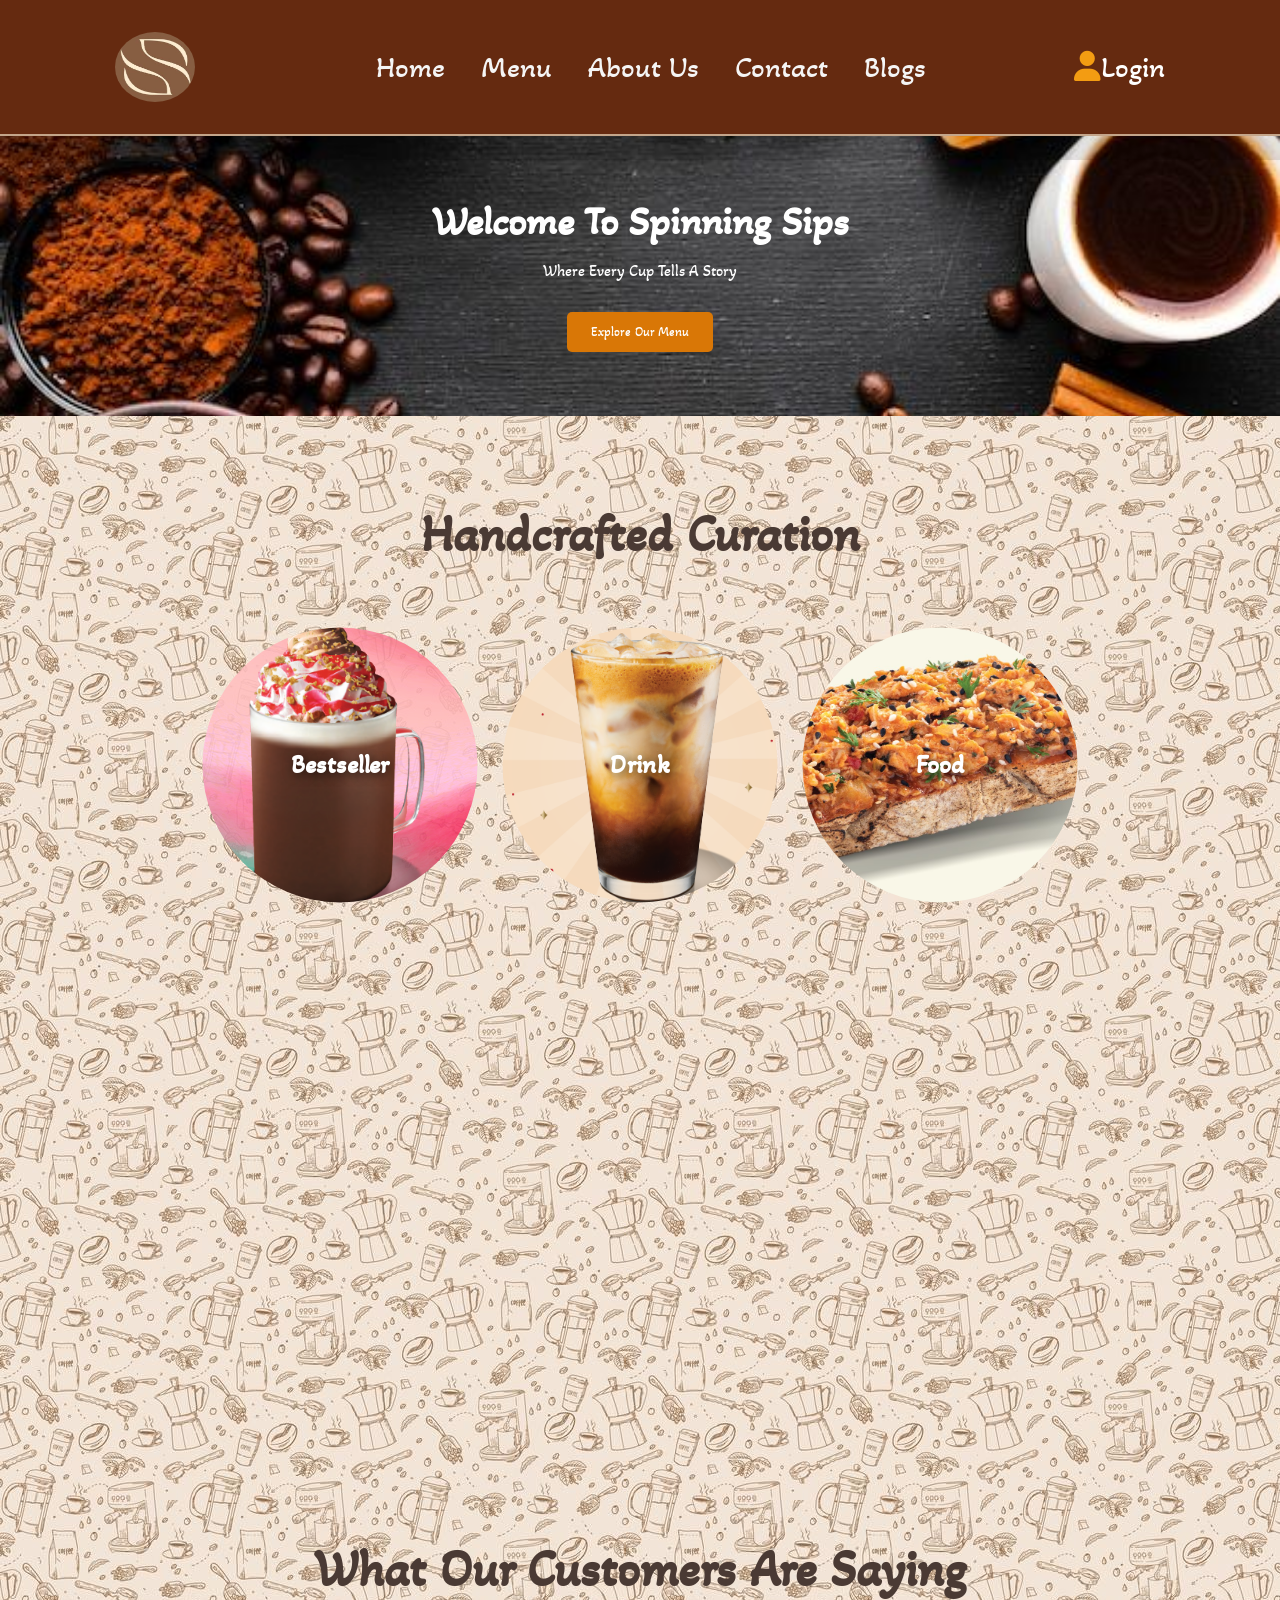
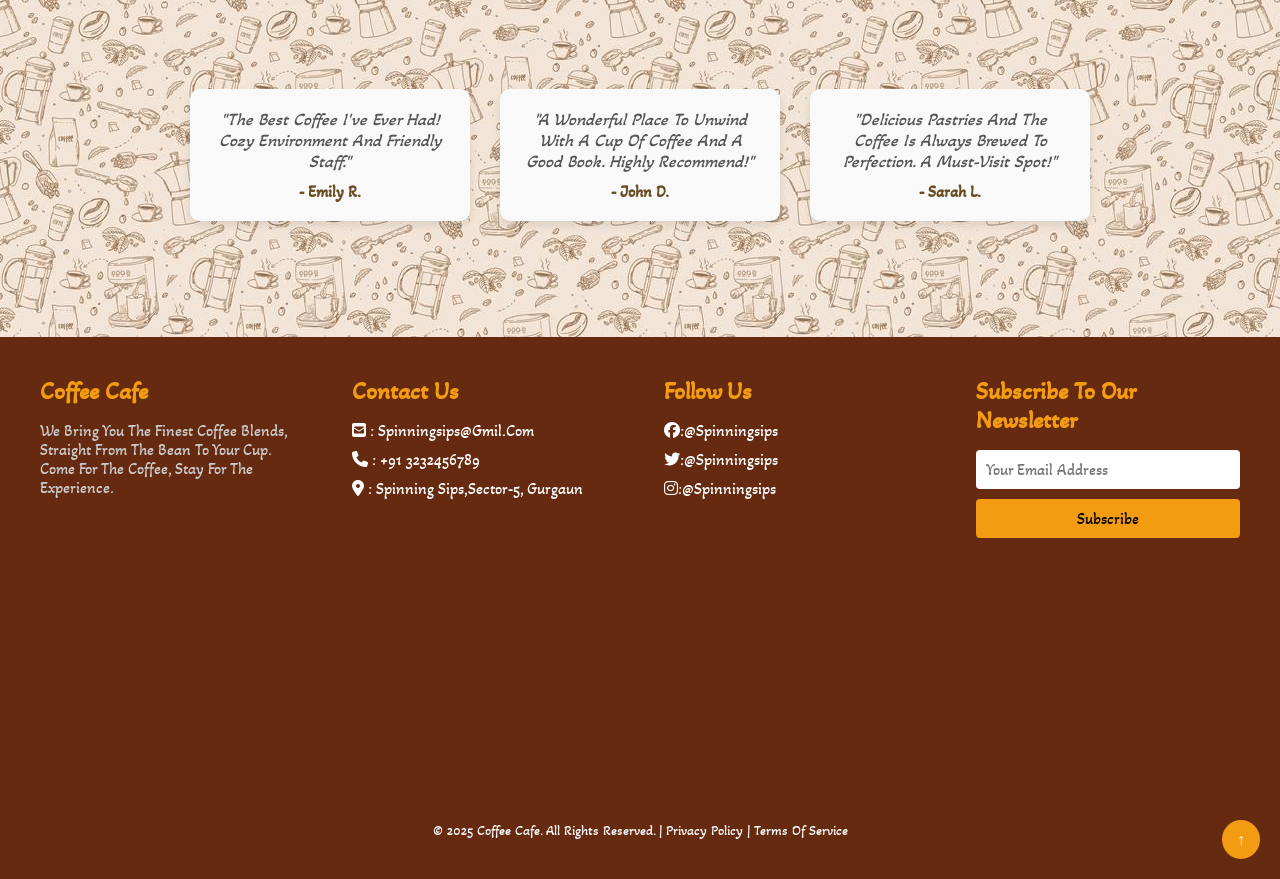
<file: index.html>
<!DOCTYPE html>
<html lang="en">
<head>
    <meta charset="UTF-8">
    <meta name="viewport" content="width=device-width, initial-scale=1.0">
    <title>COFFEE CAFE</title>
    <link rel="stylesheet" href="https://cdnjs.cloudflare.com/ajax/libs/font-awesome/6.7.2/css/all.min.css" integrity="sha512-Evv84Mr4kqVGRNSgIGL/F/aIDqQb7xQ2vcrdIwxfjThSH8CSR7PBEakCr51Ck+w+/U6swU2Im1vVX0SVk9ABhg==" crossorigin="anonymous" referrerpolicy="no-referrer" />
    <link rel="stylesheet" href="style.css">
    <link rel="preconnect" href="https://fonts.googleapis.com">
    <link rel="preconnect" href="https://fonts.gstatic.com" crossorigin>
    <link href="https://fonts.googleapis.com/css2?family=Akaya+Kanadaka&display=swap" rel="stylesheet">
</head>
<body>
    
<!--header-->
    <header class="header">
       <!-- <a href="#" class="logo"><i class="fa-solid fa-mug-saucer"></i></a>-->
       <img src="logo.jpg" alt="Website Logo" class="logo">

        <nav class="navbar">
            <a href="#home">home</a>
            <a href="bestseller.html">Menu</a>
            <a href="about_us.html">about us</a>
            <a href="contect.html">contact</a>
            <a href="blog.html">blogs</a>
        </nav>

        <a href="login.html" class="login"><i class="fa-solid fa-user"></i>login</a>
    </header>

    <br><br><br><br><br><br><br>
    <section id="hero">
        <h2>Welcome to Spinning Sips</h2>
        <p>Where every cup tells a story</p>
        <a href="bestseller.html"> <button class="btn">Explore Our Menu</button></a>
    </section>

    <br><br>
<!--HANDCRAFTED CURATION-->
    <h1>Handcrafted Curation</h1>
    <br><br><br><br>

    <div class="image-container">    
        <div class="circle-container">
            <a href="bestseller.html"> <img src="drink\crunchy_red_hat_mocha_latte.webp" alt="Coffee Image 1"></a>
            <div class="text">Bestseller</div>
        </div>
        <div class="circle-container">
            <a href="order.html"><img src="drink\classic_iced_coffee.webp" alt="Coffee Image 2"></a>
            <div class="text">Drink</div>
        </div>
        <div class="circle-container">
            <a href="food.html"><img src="food\Bake_In_Sriracha_Chicken_Sourdough_SW.webp" alt="Coffee Image 3"></a>
            <div class="text">Food</div>
        </div>
    </div>

<br><br><br><br><br><br>

<!--Parallax-->
  <section class="parallax"></section>


<br><br><br><br><br>
<!--testimonial-->
    <div class="testimonial-section">
        <h2 class="testimonial-heading">What Our Customers Are Saying<br><br></h2>
        <div class="testimonial-container">
            <div class="testimonial">
                <p class="testimonial-quote">"The best coffee I've ever had! Cozy environment and friendly staff."</p>
                <p class="testimonial-author">- Emily R.</p>
            </div>
            <div class="testimonial">
                <p class="testimonial-quote">"A wonderful place to unwind with a cup of coffee and a good book. Highly recommend!"</p>
                <p class="testimonial-author">- John D.</p>
             </div>
            <div class="testimonial">
                <p class="testimonial-quote">"Delicious pastries and the coffee is always brewed to perfection. A must-visit spot!"</p>
                <p class="testimonial-author">- Sarah L.</p>
            </div>
        </div>
    </div>



<br><br><br><br> 


<!-- Footer -->
    <footer>
        <div class="footer-container">
            <!-- About Section -->
            <div class="footer-section about">
                <h3>Coffee Cafe</h3>
                <p>We bring you the finest coffee blends, straight from the bean to your cup. Come for the coffee, stay for the experience.</p>
            </div>

            <!-- Contact Information -->
            <div class="footer-section contact">
                <h3>Contact Us</h3>
                <ul>
                    <li><i class="fa-solid fa-square-envelope"></i> : spinningsips@gmil.com</li>
                    <li><i class="fa-solid fa-phone"></i> : +91 3232456789</li>
                    <li><i class="fa-solid fa-location-dot"></i> : Spinning Sips,Sector-5, Gurgaun </li>
                </ul>
            </div>

            <!-- Social Media Links -->
            <div class="footer-section social">
                <h3>Follow Us</h3>
                <ul>
                    <li><a href="https://facebook.com" target="_blank"><i class="fa-brands fa-facebook"></i>:@Spinningsips</a></li>
                    <li><a href="https://twitter.com" target="_blank"><i class="fa-brands fa-twitter"></i>:@Spinningsips</a></li>
                    <li><a href="https://instagram.com" target="_blank"><i class="fa-brands fa-instagram"></i>:@Spinningsips</a></li>
                    
                </ul>
            </div>

            <!-- Newsletter Subscription -->
            <div class="footer-section newsletter">
                <h3>Subscribe to our Newsletter</h3>
                <form action="#" method="post">
                    <input type="email" placeholder="Your email address" required>
                    <button type="submit">Subscribe</button>
                </form>
            </div>
        </div>

        <!-- Google Maps Embed -->
        <iframe class="google-maps" src="https://www.google.com/maps/embed?pb=!1m18!1m12!1m3!1d3582.745980585228!2d74.32723747520734!3d26.107209477136468!2m3!1f0!2f0!3f0!3m2!1i1024!2i768!4f13.1!3m3!1m2!1s0x396971000b7d6835%3A0xd517777875eb3733!2sJMB%20jeneral%20and%20kirana%20Store!5e0!3m2!1sen!2sin!4v1772945050862!5m2!1sen!2sin" width="600" height="450" style="border:0;" allowfullscreen="" loading="lazy" referrerpolicy="no-referrer-when-downgrade"></iframe>

        <div class="footer-bottom">
            <p>&copy; 2025 Coffee Cafe. All Rights Reserved. | <a href="#">Privacy Policy</a> | <a href="#">Terms of Service</a></p>
        </div>
        <button class="back-to-top" onclick="scrollToTop()">↑</button>
    </footer>

    <script>
        // Scroll to Top Function
        function scrollToTop() {
            window.scrollTo({
                top: 0,
                behavior: 'smooth'
            });
        }    
    </script>
</body>
</html>
</file>
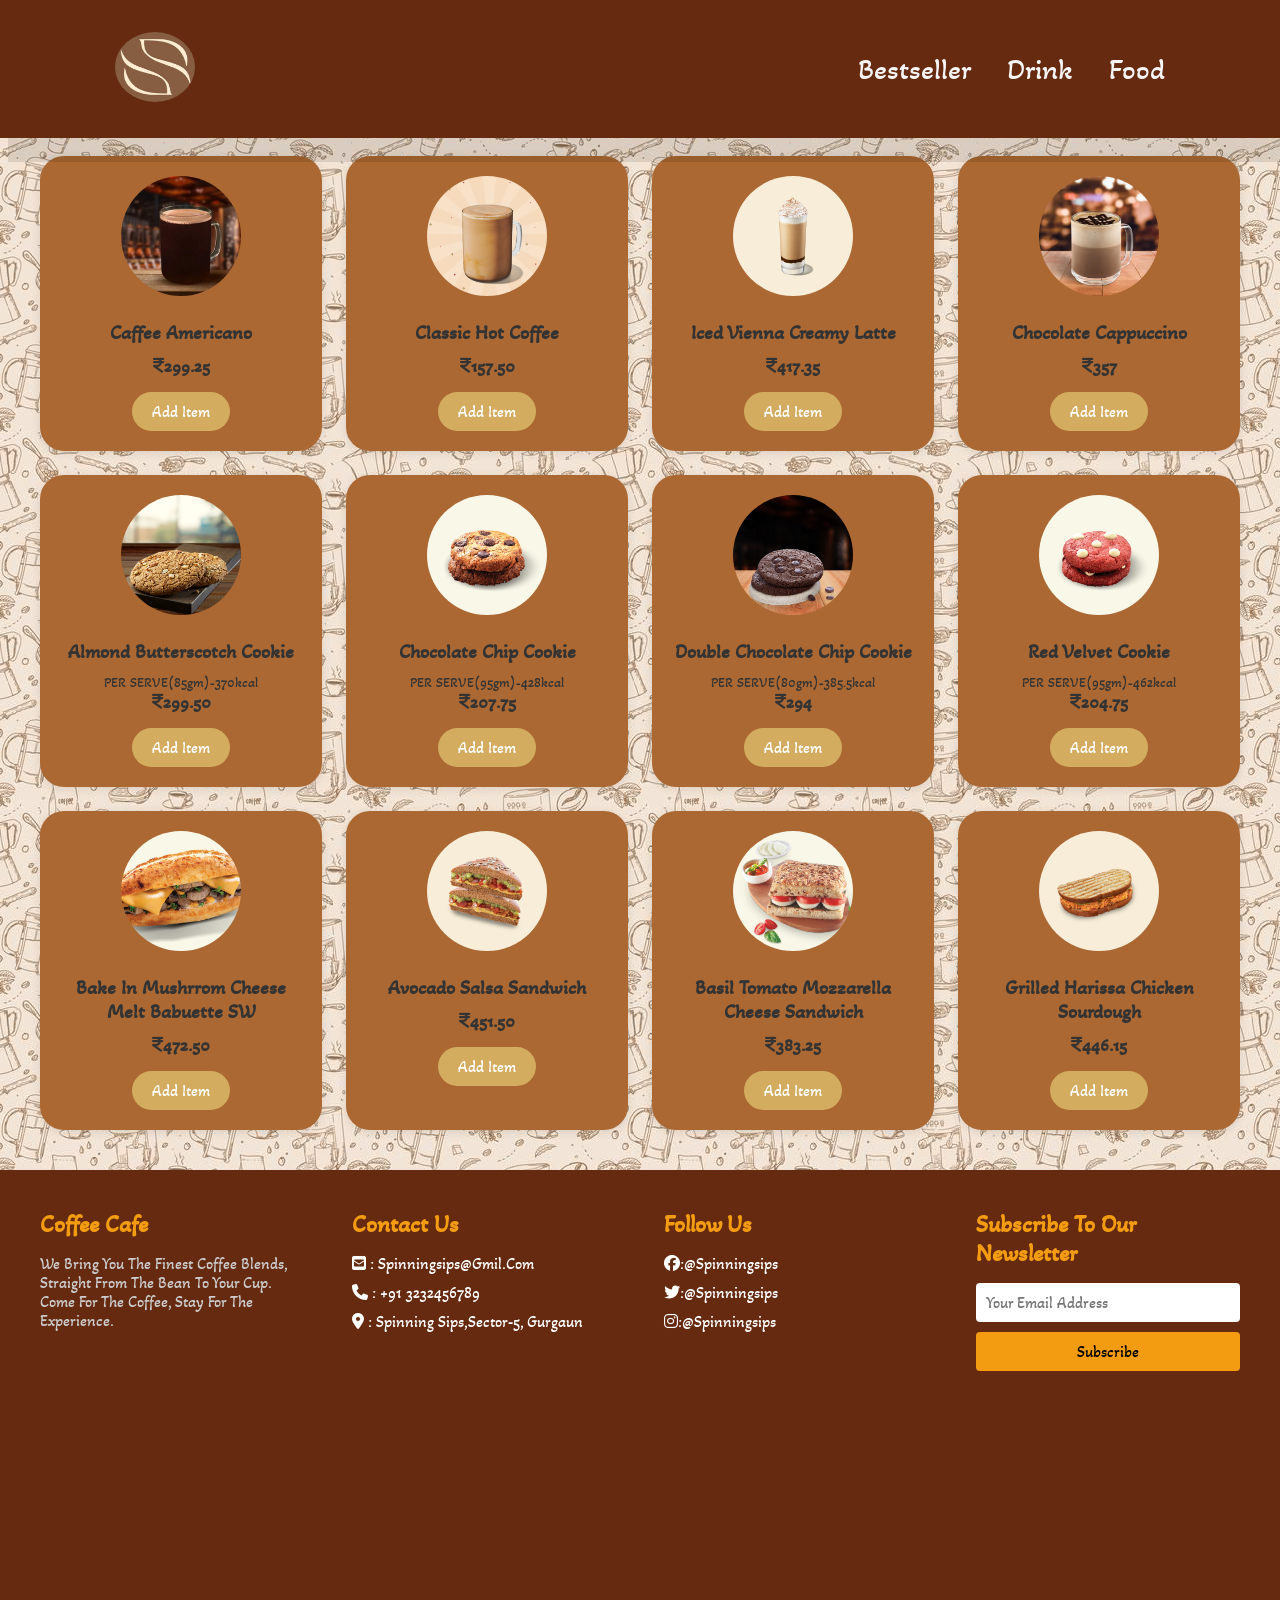
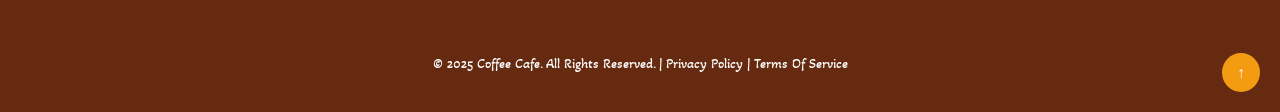
<file: bestseller.html>
<!DOCTYPE html>
<html lang="en">
<head>
    <meta charset="UTF-8">
    <meta name="viewport" content="width=device-width, initial-scale=1.0">
    <title>bestseller</title>
    <link rel="stylesheet" href="https://cdnjs.cloudflare.com/ajax/libs/font-awesome/6.7.2/css/all.min.css" integrity="sha512-Evv84Mr4kqVGRNSgIGL/F/aIDqQb7xQ2vcrdIwxfjThSH8CSR7PBEakCr51Ck+w+/U6swU2Im1vVX0SVk9ABhg==" crossorigin="anonymous" referrerpolicy="no-referrer" />
    <link rel="preconnect" href="https://fonts.googleapis.com">
    <link rel="preconnect" href="https://fonts.gstatic.com" crossorigin>
    <link href="https://fonts.googleapis.com/css2?family=Akaya+Kanadaka&display=swap" rel="stylesheet">
    <style>
        *{
            font-family:"Akaya Kanadaka", serif;
            margin: 0;padding: 0;
            box-sizing: border-box;
            outline: none;border: none;
            text-transform: capitalize;
            transition: all.2s ease-out;
            text-decoration: none;
        }
         body {
            font-family: Arial, sans-serif;
            margin: 0;
            padding: 0;
            background-image: url("back3.jpg");
        }
        .header
        {
            padding: 2rem 9%;
            position: fixed;
            top: 0; left: 0; right: 0;
            z-index: 1000;
            box-shadow: 0.5rem 1.5rem rgba(0,0,0,.1);
            display: flex;
            align-items: center;
            justify-content: space-between;
            background: #652a10;
        }
        .logo {
            width: 80px;
            height: 70px;
            border-radius: 50%;
        }
        .navbar a
        {
            font-size: 1.9rem;
            color:whitesmoke;
            margin-left: 2rem;
        
        }
        .navbar a:hover{
            color: #f39c12;
            background-color: transparent;
            border-radius: 1.5rem;
            /* box-shadow: 0 0 8px #00ff99, 0 0 15px #00ff99, 0 0 20px #00ff99;*/
            padding-left: 40px;
            transform: scale(1.05);
        }
        @keyframes fadeInUp {
            0% {
                opacity: 0;
                transform: translateY(20px);
            }
            100% {
                opacity: 1;
                transform: translateY(0);
            }
        }
        /* Animation for button hover */
        @keyframes pulse {
            0% {
                transform: scale(1);
            }
            50% {
                transform: scale(1.1);
            }
            100% {
                transform: scale(1);
            }
        }

        .menu {
            display: grid;
            grid-template-columns: repeat(auto-fill, minmax(280px, 1fr)); 
            gap: 1.5rem;
            padding: 40px;
            justify-content: center;
            margin-top: 80px;
        }

        .menu-box {
            background: #AB6832;
            padding: 20px;
            border-radius: 1.5rem;
            display: flex;
            flex-direction: column;
            align-items: center;
            box-shadow: 0 2px 10px rgba(0, 0, 0, 0.1); 
            transition: transform 0.3s ease;
            animation: fadeInUp 0.6s ease-out;
        }

        .menu-box:hover {
            transform: scale(1.05); 
        }

        .menu-box img {
            width: 120px;  
            height: 120px; 
            border-radius: 50%; /* Makes the image round */
            object-fit: cover; 
            margin-bottom: 15px;
        }

        .menu-box h1 {
            font-size: 1.25rem; 
            font-weight: bold;
            margin: 10px 0;
            color: #333;
            text-align: center;
        }
        .menu-box h2{
            font-size: 0.85rem;
            font-weight: 100;
            color: #333;
            text-align: center;
        }

        .menu-info span {
            font-size: 1.125rem;
            font-weight: bold;
            color: #333;
        }
        .add-item-btn {
            background-color: #D3AC5F;
            color: #fff;
            border: none;
            padding: 10px 20px;
            font-size: 1rem;
            border-radius: 25px;
            cursor: pointer;
            margin-top: 15px;
            transition: background-color 0.3s ease;
        }

        .add-item-btn:hover {
            animation: pluse 0.6s infinite;
            background-color: #e59c0c;
        }

        @media (max-width: 768px) {
            .menu {
                padding: 20px;
            }

            .menu-box {
                padding: 15px;
            }

            .menu-box h1 {
                font-size: 1.125rem;
            }
        }
        /* footer */
footer {
    position: relative;
    background-color: #652a10;
    color: #fff;
    padding: 40px 0;
}

.footer-container {
    display: flex;
    justify-content: space-between;
    max-width: 1200px;
    margin: 0 auto;
    flex-wrap: wrap;
}

.footer-section {
    width: 22%;
    margin-bottom: 30px;
}

.footer-section h3 {
    font-size: 24px;
    margin-bottom: 15px;
    color: #f39c12;
}

.footer-section p {
    font-size: 16px;
    color: #ccc;
}

.footer-section ul {
    list-style-type: none;
}

.footer-section ul li {
    margin-bottom: 10px;
}

.footer-section ul li a {
    color: #fff;
    text-decoration: none;
}

.footer-section ul li a:hover {
    color: #f39c12;
}

.footer-section form {
    display: flex;
    flex-direction: column;
}

.footer-section form input {
    padding: 10px;
    margin-bottom: 10px;
    border: none;
    border-radius: 4px;
    font-size: 16px;
}

.footer-section form button {
    padding: 10px;
    background-color: #f39c12;
    border: none;
    border-radius: 4px;
    font-size: 16px;
    cursor: pointer;
    transition: background-color 0.3s ease;
}

.footer-section form button:hover {
    background-color: #e67e22;
}

/* Google Maps Embed Section */
.google-maps {
    width: 100%;
    height: 200px;
    margin-top: 20px;
    border: 0;
}

/* Footer Bottom */
.footer-bottom {
    text-align: center;
    margin-top: 30px;
    font-size: 14px;
}

.footer-bottom a {
    color: #fff;
    text-decoration: none;
}

.footer-bottom a:hover {
    color: #f39c12;
}
.back-to-top {
    position: absolute;
    bottom: 20px;
    right: 20px;
    background-color: #f39c12;
    color: white;
    border: none;
    padding: 10px 15px;
    font-size: 16px;
    border-radius: 50%;
    cursor: pointer;
    transition: background-color 0.3s;
}

@media (max-width: 768px) {
    .footer-container {
        flex-direction: column;
        align-items: center;
    }

    .footer-section {
        width: 80%;
        text-align: center;
    }

    .footer-bottom {
        font-size: 12px;
    }
}
    </style>
</head>
<body>
    <header class="header">
        <a href="index.html"><img src="logo.jpg" alt="Website Logo" class="logo"></a>
        <nav class="navbar">
            <a href="bestseller.html">bestseller</a>
            <a href="order.html">drink</a>
            <a href="food.html">food</a>
        </nav>    
    </header>


<br><br>

    <div class="menu">
        <div class="menu-box">
            <img src="drink\Caffee_Americano.webp" alt="">
            <h1>Caffee Americano</h1>
            <div class="menu-info">
                <span><i class="fa-solid fa-indian-rupee-sign"></i>299.25</span>
            </div>
            <button class="add-item-btn">Add Item</button>
        </div>
        <div class="menu-box">
            <img src="drink\classic_hot_coffee.webp" alt="">
            <h1>classic Hot Coffee</h1>
            <div class="menu-info">
                <span><i class="fa-solid fa-indian-rupee-sign"></i>157.50</span>
            </div>
            <button class="add-item-btn">Add Item</button>
        </div>
        <div class="menu-box">
            <img src="drink\iced_vienna_creamy_latte.webp" alt="">
            <h1>Iced Vienna Creamy Latte</h1>
            <div class="menu-info">
                <span><i class="fa-solid fa-indian-rupee-sign"></i>417.35</span>
            </div>
            <button class="add-item-btn">Add Item</button>
        </div>
        <div class="menu-box">
            <img src="drink\Chocolate_Cappuccino.webp" alt="">
            <h1>Chocolate Cappuccino</h1>
            <div class="menu-info">
                <span><i class="fa-solid fa-indian-rupee-sign"></i>357</span>
            </div>
            <button class="add-item-btn">Add Item</button>
        </div>
        <div class="menu-box">
            <img src="food\almond_butterscotch_cookie.jpg" alt="">
            <h1>Almond Butterscotch Cookie</h1>
            <h2>PER SERVE(85gm)-370kcal</h2>
            <div class="menu-info">
                <span><i class="fa-solid fa-indian-rupee-sign"></i>299.50</span>
            </div>
            <button class="add-item-btn">Add Item</button>
        </div>
        
            <div class="menu-box">
                <img src="food\chocolate_chip_cookie.jpg" alt="">
                <h1>Chocolate Chip Cookie</h1>
                <h2>PER SERVE(95gm)-428kcal</h2>
                <div class="menu-info">
                    <span><i class="fa-solid fa-indian-rupee-sign"></i>207.75</span>
                </div>
                <button class="add-item-btn">Add Item</button>
            </div>
            <div class="menu-box">
                <img src="food\double_chocolate_chip_cookie.jpg" alt="">
                <h1>Double Chocolate Chip Cookie</h1>
                <h2>PER SERVE(80gm)-385.5kcal</h2>
                <div class="menu-info">
                    <span><i class="fa-solid fa-indian-rupee-sign"></i>294</span>
                </div>
                <button class="add-item-btn">Add Item</button>
            </div>
            <div class="menu-box">
                <img src="food\Red_Velvet_cookie.png" alt="">
                <h1>Red Velvet Cookie</h1>
                <h2>PER SERVE(95gm)-462kcal</h2>
                <div class="menu-info">
                    <span><i class="fa-solid fa-indian-rupee-sign"></i>204.75</span>
                </div>
                <button class="add-item-btn">Add Item</button>
            </div>
            
        <div class="menu-box">
            <img src="food\Bake_In_Mushrrom_Cheese_Melt_Babuette_SW.webp" alt="">
            <h1>Bake In Mushrrom Cheese Melt Babuette SW</h1>
            <div class="menu-info">
                <span><i class="fa-solid fa-indian-rupee-sign"></i>472.50</span>
            </div>
            <button class="add-item-btn">Add Item</button>
        </div>
        
            <div class="menu-box">
                <img src="food\Avocado_Salsa_Sandwich.webp" alt="">
                <h1>Avocado Salsa Sandwich</h1>
                <div class="menu-info">
                    <span><i class="fa-solid fa-indian-rupee-sign"></i>451.50</span>
                </div>
                <button class="add-item-btn">Add Item</button>
            </div>
            <div class="menu-box">
                <img src="food\Basil_Tomato_Mozzarella_Cheese_Sandwich.webp" alt="">
                <h1>Basil Tomato Mozzarella Cheese Sandwich</h1>
                <div class="menu-info">
                    <span><i class="fa-solid fa-indian-rupee-sign"></i>383.25</span>
                </div>
                <button class="add-item-btn">Add Item</button>
            </div>
            <div class="menu-box">
                <img src="food\Grilled_Harissa_Chicken_Sourdough.webp" alt="">
                <h1>Grilled Harissa Chicken Sourdough</h1>
                <div class="menu-info">
                    <span><i class="fa-solid fa-indian-rupee-sign"></i>446.15</span>
                </div>
                <button class="add-item-btn">Add Item</button>
            </div>
            
    </div>
    <!-- Footer -->
    <footer>
        <div class="footer-container">
            <!-- About Section -->
            <div class="footer-section about">
                <h3>Coffee Cafe</h3>
                <p>We bring you the finest coffee blends, straight from the bean to your cup. Come for the coffee, stay for the experience.</p>
            </div>

            <!-- Contact Information -->
            <div class="footer-section contact">
                <h3>Contact Us</h3>
                <ul>
                    <li><i class="fa-solid fa-square-envelope"></i> : spinningsips@gmil.com</li>
                    <li><i class="fa-solid fa-phone"></i> : +91 3232456789</li>
                    <li><i class="fa-solid fa-location-dot"></i> : Spinning Sips,Sector-5, Gurgaun </li>
                </ul>
            </div>

            <!-- Social Media Links -->
            <div class="footer-section social">
                <h3>Follow Us</h3>
                <ul>
                    <li><a href="https://facebook.com" target="_blank"><i class="fa-brands fa-facebook"></i>:@Spinningsips</a></li>
                    <li><a href="https://twitter.com" target="_blank"><i class="fa-brands fa-twitter"></i>:@Spinningsips</a></li>
                    <li><a href="https://instagram.com" target="_blank"><i class="fa-brands fa-instagram"></i>:@Spinningsips</a></li>
                    
                </ul>
            </div>

            <!-- Newsletter Subscription -->
            <div class="footer-section newsletter">
                <h3>Subscribe to our Newsletter</h3>
                <form action="#" method="post">
                    <input type="email" placeholder="Your email address" required>
                    <button type="submit">Subscribe</button>
                </form>
            </div>
        </div>

        <!-- Google Maps Embed -->
        <iframe class="google-maps" src="https://www.google.com/maps/embed?pb=!1m18!1m12!1m3!1d3153.1176499386045!2d-122.41941568468387!3d37.77492977975944!2m3!1f0!2f0!3f0!3m2!1i1024!2i768!4f13.1!3m3!1m2!1s0x8085815d6e3e9cb5%3A0x909b6b39a9d9d5ee!2sBrewtown%2C%20CO%2012345!5e0!3m2!1sen!2sus!4v1674555936211!5m2!1sen!2sus" allowfullscreen="" loading="lazy"></iframe>

        <div class="footer-bottom">
            <p>&copy; 2025 Coffee Cafe. All Rights Reserved. | <a href="#">Privacy Policy</a> | <a href="#">Terms of Service</a></p>
        </div>
        <button class="back-to-top" onclick="scrollToTop()">↑</button>
    </footer>

    <script>
        // Scroll to Top Function
        function scrollToTop() {
            window.scrollTo({
                top: 0,
                behavior: 'smooth'
            });
        }    
    </script>
</body>
</html>
</file>
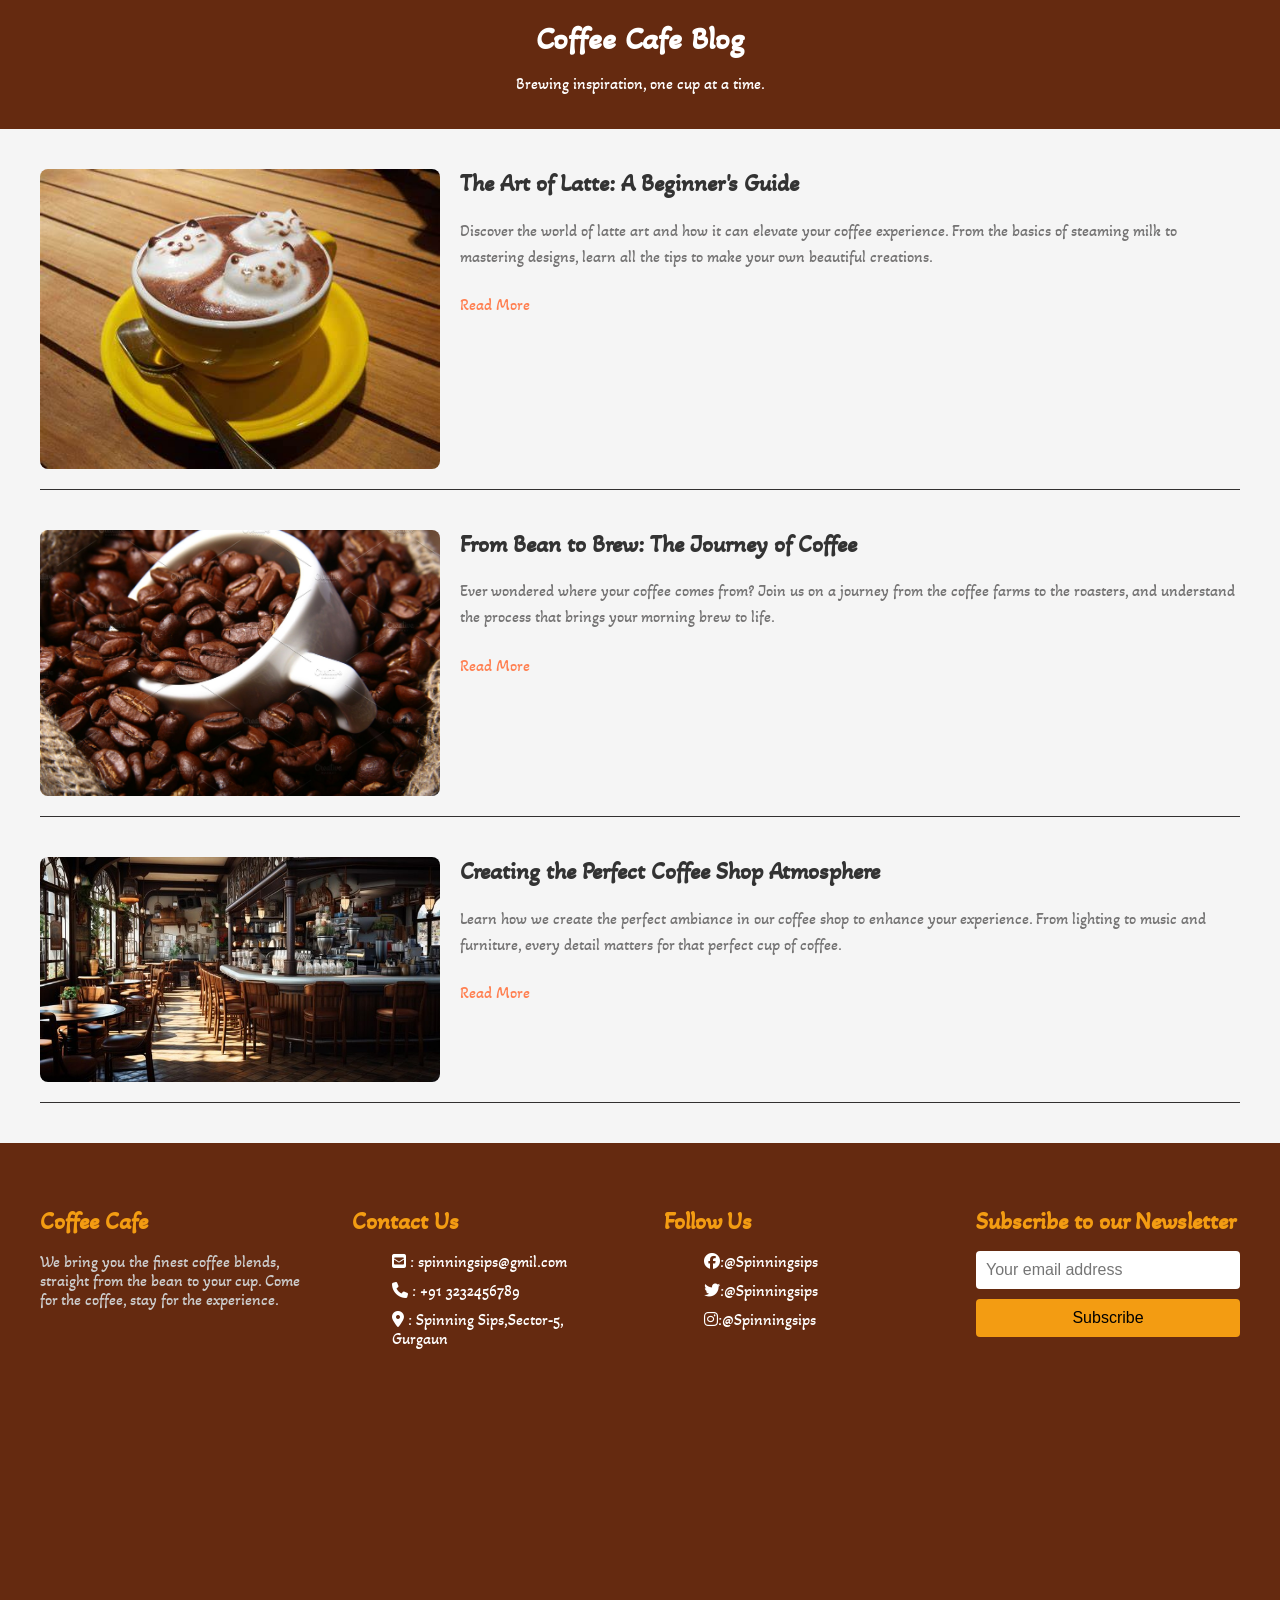
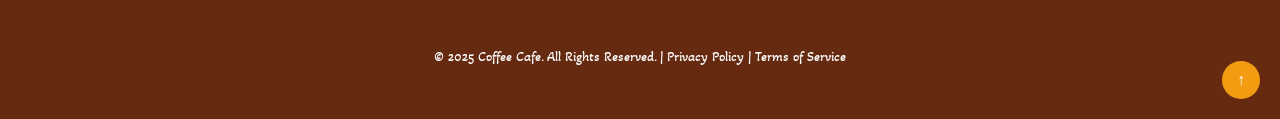
<file: blog.html>
<!DOCTYPE html>
<html lang="en">
<head>
    <meta charset="UTF-8">
    <meta name="viewport" content="width=device-width, initial-scale=1.0">
    <title>Coffee Cafe Blog</title>
    <link rel="preconnect" href="https://fonts.googleapis.com">
    <link rel="preconnect" href="https://fonts.gstatic.com" crossorigin>
    <link href="https://fonts.googleapis.com/css2?family=Akaya+Kanadaka&display=swap" rel="stylesheet">
    <link rel="stylesheet" href="https://cdnjs.cloudflare.com/ajax/libs/font-awesome/6.7.2/css/all.min.css" integrity="sha512-Evv84Mr4kqVGRNSgIGL/F/aIDqQb7xQ2vcrdIwxfjThSH8CSR7PBEakCr51Ck+w+/U6swU2Im1vVX0SVk9ABhg==" crossorigin="anonymous" referrerpolicy="no-referrer" />
    <style>
        body {
            font-family:"Akaya Kanadaka", serif;
            margin: 0;
            padding: 0;
            background-color:whitesmoke;
        }
        
        header {
            background-color: #652a10;
            color:white;
            text-align: center;
            padding: 20px;
        }

        header h1 {
            margin: 0;
        }

        .blog-section {
            max-width: 1200px;
            margin: 40px auto;
            padding: 0 20px;
        }

        .blog-post {
            display: flex;
            flex-wrap: wrap;
            margin-bottom: 40px;
            border-bottom: 1px solid #323030;
            padding-bottom: 20px;
        }

        .blog-post img {
            width: 100%;
            max-width: 400px;
            margin-right: 20px;
            border-radius: 8px;
        }

        .blog-post-content {
            flex: 1;
        }

        .blog-post h2 {
            font-size: 24px;
            color: #333;
            margin-top: 0;
        }

        .blog-post p {
            font-size: 16px;
            color: #19181896;
            line-height: 1.6;
        }

        .read-more {
            display: inline-block;
            margin-top: 10px;
            font-size: 16px;
            color: #ff7f50;
            text-decoration: none;
        }

        .read-more:hover {
            text-decoration: underline;
        }

        /* footer */
        footer {    
            position: relative;
            background-color: #652a10;
            color: #fff;
            padding: 40px 0;
        }

        .footer-container {
            display: flex;
            justify-content: space-between;
            max-width: 1200px;
            margin: 0 auto;
            flex-wrap: wrap;
        }

        .footer-section {
            width: 22%;
            margin-bottom: 30px;
        }

        .footer-section h3 {
            font-size: 24px;
            margin-bottom: 15px;
            color: #f39c12;
        }

        .footer-section p {
            font-size: 16px;
            color: #ccc;
        }

        .footer-section ul {
            list-style-type: none;
        }

        .footer-section ul li {
            margin-bottom: 10px;
        }

        .footer-section ul li a {
            color: #fff;
            text-decoration: none;
        }

        .footer-section ul li a:hover {
            color: #f39c12;
        }

        .footer-section form {
            display: flex;
            flex-direction: column;
        }

        .footer-section form input {
            padding: 10px;
            margin-bottom: 10px;
            border: none;
            border-radius: 4px;
            font-size: 16px;
        }

        .footer-section form button {
            padding: 10px;
            background-color: #f39c12;
            border: none;
            border-radius: 4px;
            font-size: 16px;
            cursor: pointer;
            transition: background-color 0.3s ease;
        }

        .footer-section form button:hover {
            background-color: #e67e22;
        }

        /* Google Maps Embed Section */
        .google-maps {
            width: 100%;
            height: 200px;
            margin-top: 20px;
            border: 0;
        }

        /* Footer Bottom */
        .footer-bottom {
            text-align: center;
            margin-top: 30px;
            font-size: 14px;
        }

        .footer-bottom a {
            color: #fff;
            text-decoration: none;
        }

        .footer-bottom a:hover {
            color: #f39c12;
        }
        .back-to-top {
            position: absolute;
            bottom: 20px;
            right: 20px;
            background-color: #f39c12;
            color: white;
            border: none;
            padding: 10px 15px;
            font-size: 16px;
            border-radius: 50%;
            cursor: pointer;
            transition: background-color 0.3s;
        }

@media (max-width: 768px) {
    .footer-container {
        flex-direction: column;
        align-items: center;
    }

    .footer-section {
        width: 80%;
        text-align: center;
    }

    .footer-bottom {
                font-size: 12px;
            }
        }
    </style>
</head>
<body>
    <header>
        <h1>Coffee Cafe Blog</h1>
        <p>Brewing inspiration, one cup at a time.</p>
    </header>

    <div class="blog-section">
        <div class="blog-post">
            <img src="Blog-about/blog1.jpg" alt="Coffee Latte Art">
            <div class="blog-post-content">
                <h2>The Art of Latte: A Beginner's Guide</h2>
                <p>Discover the world of latte art and how it can elevate your coffee experience. From the basics of steaming milk to mastering designs, learn all the tips to make your own beautiful creations.</p>
                <a href="#" class="read-more">Read More</a>
            </div>
        </div>

        <div class="blog-post">
            <img src="Blog-about/blog2.jpg" alt="Fresh Coffee Beans">
            <div class="blog-post-content">
                <h2>From Bean to Brew: The Journey of Coffee</h2>
                <p>Ever wondered where your coffee comes from? Join us on a journey from the coffee farms to the roasters, and understand the process that brings your morning brew to life.</p>
                <a href="#" class="read-more">Read More</a>
            </div>
        </div>

        <div class="blog-post">
            <img src="Blog-about/blog3.jpg" alt="Coffee Shop Ambience">
            <div class="blog-post-content">
                <h2>Creating the Perfect Coffee Shop Atmosphere</h2>
                <p>Learn how we create the perfect ambiance in our coffee shop to enhance your experience. From lighting to music and furniture, every detail matters for that perfect cup of coffee.</p>
                <a href="#" class="read-more">Read More</a>
            </div>
        </div>
    </div>
<!-- Footer -->
<footer>
    <div class="footer-container">
        <!-- About Section -->
        <div class="footer-section about">
            <h3>Coffee Cafe</h3>
            <p>We bring you the finest coffee blends, straight from the bean to your cup. Come for the coffee, stay for the experience.</p>
        </div>

        <!-- Contact Information -->
        <div class="footer-section contact">
            <h3>Contact Us</h3>
            <ul>
                <li><i class="fa-solid fa-square-envelope"></i> : spinningsips@gmil.com</li>
                <li><i class="fa-solid fa-phone"></i> : +91 3232456789</li>
                <li><i class="fa-solid fa-location-dot"></i> : Spinning Sips,Sector-5, Gurgaun </li>
            </ul>
        </div>

        <!-- Social Media Links -->
        <div class="footer-section social">
            <h3>Follow Us</h3>
            <ul>
                <li><a href="https://facebook.com" target="_blank"><i class="fa-brands fa-facebook"></i>:@Spinningsips</a></li>
                <li><a href="https://twitter.com" target="_blank"><i class="fa-brands fa-twitter"></i>:@Spinningsips</a></li>
                <li><a href="https://instagram.com" target="_blank"><i class="fa-brands fa-instagram"></i>:@Spinningsips</a></li>
                
            </ul>
        </div>

        <!-- Newsletter Subscription -->
        <div class="footer-section newsletter">
            <h3>Subscribe to our Newsletter</h3>
            <form action="#" method="post">
                <input type="email" placeholder="Your email address" required>
                <button type="submit">Subscribe</button>
            </form>
        </div>
    </div>

    <!-- Google Maps Embed -->
    <iframe class="google-maps" src="https://www.google.com/maps/embed?pb=!1m18!1m12!1m3!1d3153.1176499386045!2d-122.41941568468387!3d37.77492977975944!2m3!1f0!2f0!3f0!3m2!1i1024!2i768!4f13.1!3m3!1m2!1s0x8085815d6e3e9cb5%3A0x909b6b39a9d9d5ee!2sBrewtown%2C%20CO%2012345!5e0!3m2!1sen!2sus!4v1674555936211!5m2!1sen!2sus" allowfullscreen="" loading="lazy"></iframe>

    <div class="footer-bottom">
        <p>&copy; 2025 Coffee Cafe. All Rights Reserved. | <a href="#">Privacy Policy</a> | <a href="#">Terms of Service</a></p>
    </div>
    <button class="back-to-top" onclick="scrollToTop()">↑</button>
</footer>

<script>
    // Scroll to Top Function
    function scrollToTop() {
        window.scrollTo({
            top: 0,
            behavior: 'smooth'
        });
    }    
</script>
    
</body>
</html>
</file>
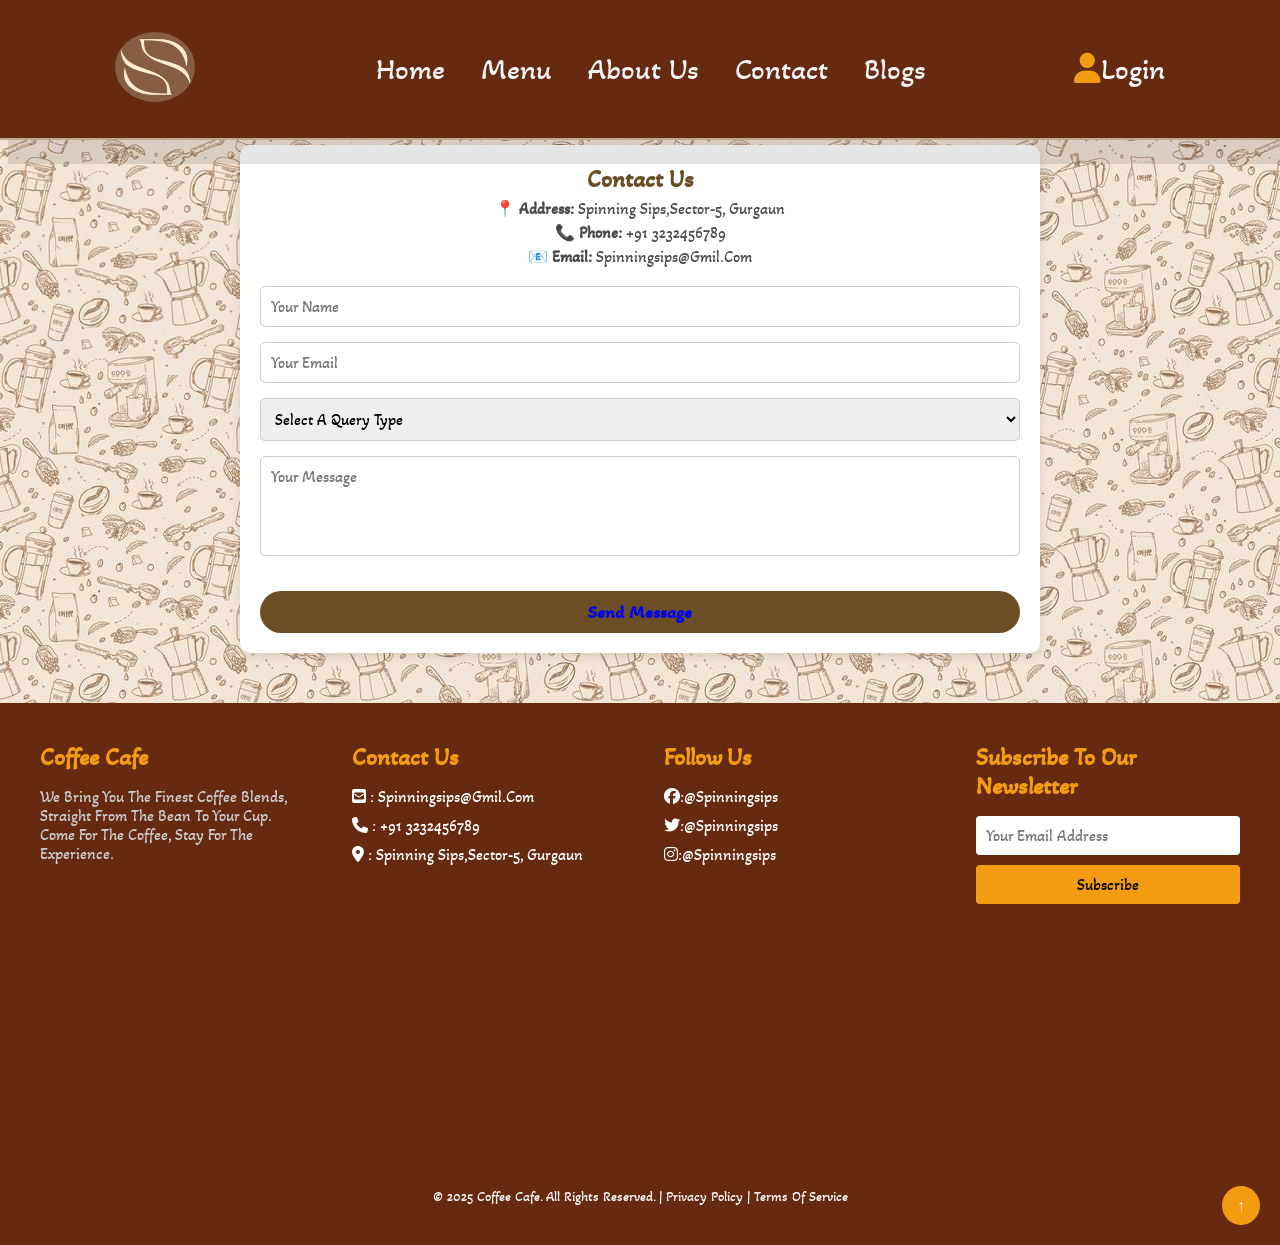
<file: contect.html>
<!DOCTYPE html>
<html lang="en">
<head>
  <meta charset="UTF-8">
  <meta name="viewport" content="width=device-width, initial-scale=1.0">
  <title>Contact Us</title>
  <link rel="stylesheet" href="https://cdnjs.cloudflare.com/ajax/libs/font-awesome/6.7.2/css/all.min.css" integrity="sha512-Evv84Mr4kqVGRNSgIGL/F/aIDqQb7xQ2vcrdIwxfjThSH8CSR7PBEakCr51Ck+w+/U6swU2Im1vVX0SVk9ABhg==" crossorigin="anonymous" referrerpolicy="no-referrer" />
  <link rel="stylesheet" href="style.css">
  <link rel="preconnect" href="https://fonts.googleapis.com">
    <link rel="preconnect" href="https://fonts.gstatic.com" crossorigin>
    <link href="https://fonts.googleapis.com/css2?family=Akaya+Kanadaka&display=swap" rel="stylesheet">
  <style>
    body {
      font-family:"Akaya Kanadaka", serif;
      margin: 0;
      padding: 0;
      background-image: url("back3.jpg");
      color: #4a4a4a;
    }

    .contact-section {
      max-width: 800px;
      margin: 50px auto;
      padding: 20px;
      background: #ffffff;
      border-radius: 10px;
      box-shadow: 0 4px 10px rgba(0, 0, 0, 0.1);
    }

    h2 {
      text-align: center;
      color: #6b4e26;
    }

    .contact-info {
      text-align: center;
      margin-bottom: 20px;
    }

    .contact-info p {
      margin: 5px 0;
    }

    .contact-form {
      display: flex;
      flex-direction: column;
      gap: 15px;
    }

    .contact-form input,
    .contact-form textarea,
    .contact-form select,
    .contact-form button {
      width: 100%;
      padding: 10px;
      font-size: 16px;
      border: 1px solid #ccc;
      border-radius: 5px;
    }

    .contact-form textarea {
      resize: none;
      height: 100px;
    }

    .contact-form button {
      display: inline-block;
      margin-top: 20px;
      padding: 10px 20px;
      font-size: 18px;
      font-weight: bold;
      color: #fff;
      background-color: #6b4e26;
      border: none;
      border-radius: 25px;
      text-decoration: none;
      transition: background-color 0.3s, transform 0.2s;
    }
     /* background-color: #6b4e26;
      color: #fff;
      border: none;
      cursor: pointer;
      transition: background-color 0.3s;
    }*/

    .contact-form button:hover {
      background-color: #543a1c;
      transform: scale(1.05);
    }
  </style>
</head>
<body>
  <!--header-->
  <header class="header">
    <a href="index.html"><img src="logo.jpg" alt="Website Logo" class="logo"></a>

     <nav class="navbar">
         <a href="#home">home</a>
         <a href="bestseller.html">Menu</a>
         <a href="about_us.html">about us</a>
         <a href="contect.html">contact</a>
         <a href="blog.html">blogs</a>
     </nav>

     <a href="login.html" class="login"><i class="fa-solid fa-user"></i>login</a>
 </header>
 <br><br><br><br><br>
  <section class="contact-section">
    <h2>Contact Us</h2>
    <div class="contact-info">
      <p><strong>📍 Address:</strong> Spinning Sips,Sector-5, Gurgaun</p>
      <p><strong>📞 Phone:</strong> +91 3232456789</p>
      <p><strong>📧 Email:</strong> spinningsips@gmil.com</p>
    </div>
    <form class="contact-form">
      <input type="text" placeholder="Your Name" required>
      <input type="email" placeholder="Your Email" required>
      <select required>
        <option value="" disabled selected>Select a Query Type</option>
        <option value="feedback">Feedback</option>
        <option value="order-issue">Order Issue</option>
        <option value="general-inquiry">General Inquiry</option>
        <option value="other">Other</option>
      </select>
      <textarea placeholder="Your Message" required></textarea>
      <button type="submit"><a href="thank.html">Send Message</a></button>
    </form>
  </section>
  <!-- Footer -->
  <footer>
    <div class="footer-container">
        <!-- About Section -->
        <div class="footer-section about">
            <h3>Coffee Cafe</h3>
            <p>We bring you the finest coffee blends, straight from the bean to your cup. Come for the coffee, stay for the experience.</p>
        </div>

        <!-- Contact Information -->
        <div class="footer-section contact">
            <h3>Contact Us</h3>
            <ul>
                <li><i class="fa-solid fa-square-envelope"></i> : spinningsips@gmil.com</li>
                <li><i class="fa-solid fa-phone"></i> : +91 3232456789</li>
                <li><i class="fa-solid fa-location-dot"></i> : Spinning Sips,Sector-5, Gurgaun </li>
            </ul>
        </div>

        <!-- Social Media Links -->
        <div class="footer-section social">
            <h3>Follow Us</h3>
            <ul>
                <li><a href="https://facebook.com" target="_blank"><i class="fa-brands fa-facebook"></i>:@Spinningsips</a></li>
                <li><a href="https://twitter.com" target="_blank"><i class="fa-brands fa-twitter"></i>:@Spinningsips</a></li>
                <li><a href="https://instagram.com" target="_blank"><i class="fa-brands fa-instagram"></i>:@Spinningsips</a></li>
                
            </ul>
        </div>

        <!-- Newsletter Subscription -->
        <div class="footer-section newsletter">
            <h3>Subscribe to our Newsletter</h3>
            <form action="#" method="post">
                <input type="email" placeholder="Your email address" required>
                <button type="submit">Subscribe</button>
            </form>
        </div>
    </div>

    <!-- Google Maps Embed -->
    <iframe class="google-maps" src="https://www.google.com/maps/embed?pb=!1m18!1m12!1m3!1d3153.1176499386045!2d-122.41941568468387!3d37.77492977975944!2m3!1f0!2f0!3f0!3m2!1i1024!2i768!4f13.1!3m3!1m2!1s0x8085815d6e3e9cb5%3A0x909b6b39a9d9d5ee!2sBrewtown%2C%20CO%2012345!5e0!3m2!1sen!2sus!4v1674555936211!5m2!1sen!2sus" allowfullscreen="" loading="lazy"></iframe>

    <div class="footer-bottom">
        <p>&copy; 2025 Coffee Cafe. All Rights Reserved. | <a href="#">Privacy Policy</a> | <a href="#">Terms of Service</a></p>
    </div>
    <button class="back-to-top" onclick="scrollToTop()">↑</button>
</footer>

<script>
    // Scroll to Top Function
    function scrollToTop() {
        window.scrollTo({
            top: 0,
            behavior: 'smooth'
        });
    }    
</script>
</body>
</html>
</file>
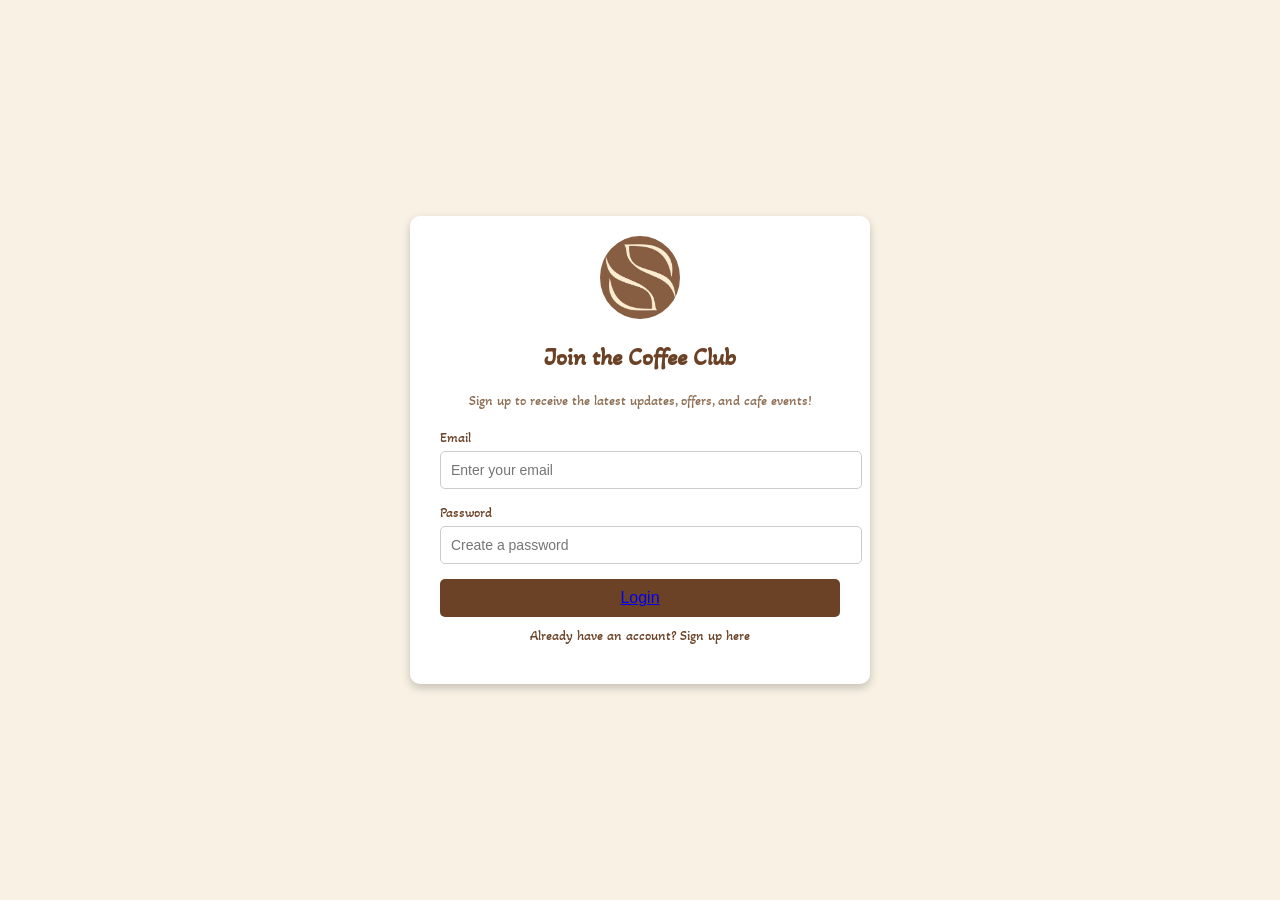
<file: login.html>
<!DOCTYPE html>
<html lang="en">
<head>
    <meta charset="UTF-8">
    <meta name="viewport" content="width=device-width, initial-scale=1.0">
    <title>Coffee Cafe - Login & Signup</title>
    <link rel="preconnect" href="https://fonts.googleapis.com">
    <link rel="preconnect" href="https://fonts.gstatic.com" crossorigin>
    <link href="https://fonts.googleapis.com/css2?family=Akaya+Kanadaka&display=swap" rel="stylesheet">
    <style>
        body {
            font-family:"Akaya Kanadaka", serif;
            background-color: #f8f1e4;
            display: flex;
            justify-content: center;
            align-items: center;
            height: 100vh;
            margin: 0;
        }

        .login-container {
            background-color: #ffffff;
            width: 400px;
            padding: 20px 30px;
            box-shadow: 0 4px 10px rgba(0, 0, 0, 0.2);
            border-radius: 10px;
            text-align: center;
        }

        .login-container h2 {
            color: #6b4226;
            margin-bottom: 20px;
            font-size: 24px;
        }

        .login-container p {
            color: #8c6d52;
            font-size: 14px;
            margin-bottom: 20px;
        }

        .login-container label {
            display: block;
            color: #6b4226;
            font-size: 14px;
            margin-bottom: 5px;
            text-align: left;
        }

        .login-container input {
            width: 100%;
            padding: 10px;
            margin-bottom: 15px;
            border: 1px solid #ccc;
            border-radius: 5px;
            font-size: 14px;
        }

        .login-container button {
            background-color: #6b4226;
            color: #ffffff;
            padding: 10px 15px;
            border: none;
            border-radius: 5px;
            cursor: pointer;
            font-size: 16px;
            width: 100%;
        }

        .login-container button:hover {
            background-color: #5a3620;
        }

        .login-container .link {
            margin-top: 10px;
            font-size: 14px;
            color: #6b4226;
        }

        .login-container .link a {
            color: #6b4226;
            text-decoration: none;
        }

        .login-container .link a:hover {
            text-decoration: underline;
        }

        .logo {
            width: 80px;
            margin: 0 auto 15px auto;
        }

        .logo img {
            width: 100%;
            border-radius: 50%;
        }
    </style>
</head>
<body>
    <div class="login-container">
        <div class="logo">
            <img src="logo.jpg" alt="">
        </div>
        <h2>Join the Coffee Club</h2>
        <p>Sign up to receive the latest updates, offers, and cafe events!</p>
        <form>
            <label for="email">Email</label>
            <input type="email" id="email" name="email" placeholder="Enter your email" required>
            
            <label for="password">Password</label>
            <input type="password" id="password" name="password" placeholder="Create a password" required>
            
            <button type="submit"><a href="thank.html">Login</a></button>
        </form>
   
        <p class="link">Already have an account? <a href="signup.html">Sign up here</a></p>
        
    </div>
</body>
</html>
</file>
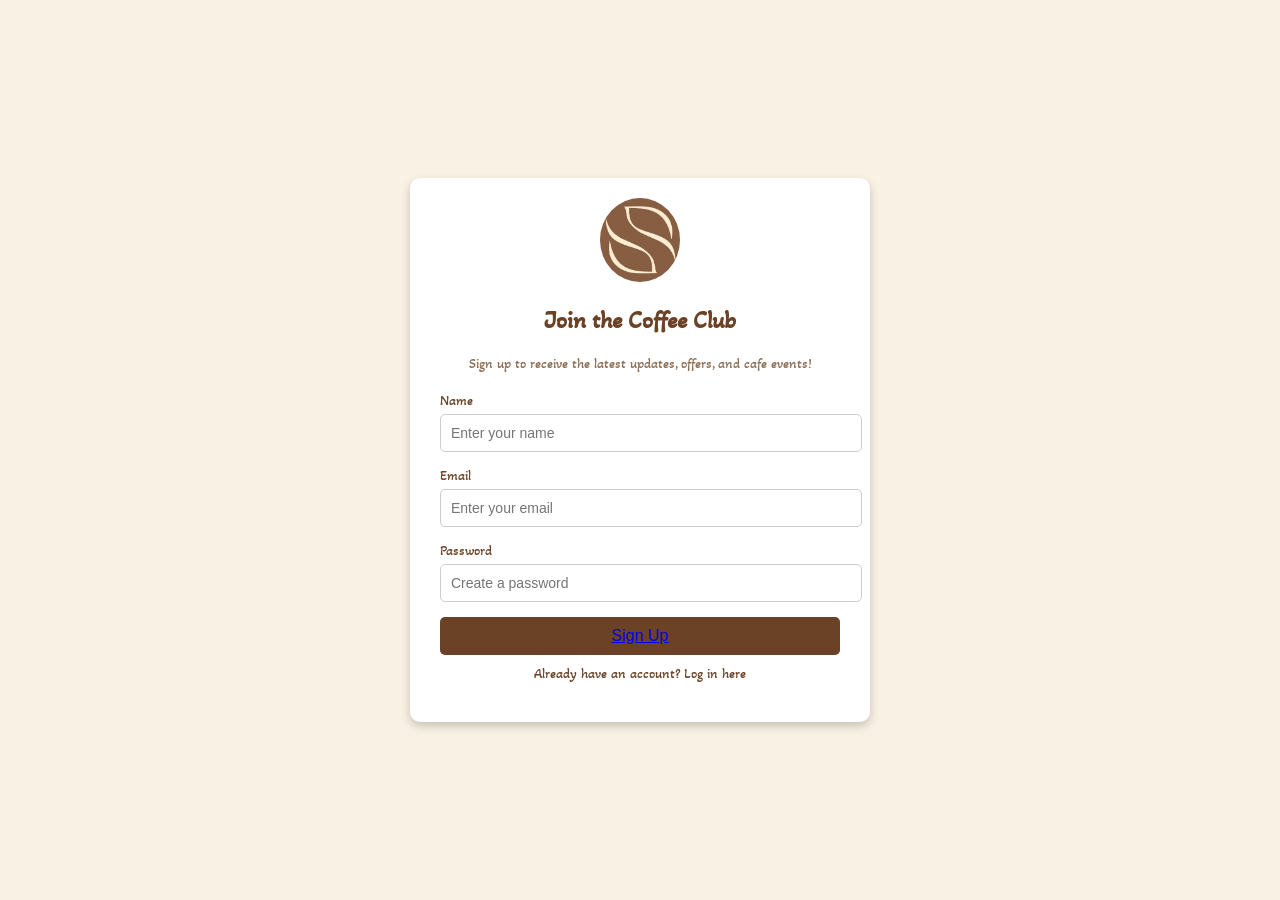
<file: signup.html>
<!DOCTYPE html>
<html lang="en">
<head>
    <meta charset="UTF-8">
    <meta name="viewport" content="width=device-width, initial-scale=1.0">
    <title>Coffee Cafe Signup</title>
    <link rel="preconnect" href="https://fonts.googleapis.com">
    <link rel="preconnect" href="https://fonts.gstatic.com" crossorigin>
    <link href="https://fonts.googleapis.com/css2?family=Akaya+Kanadaka&display=swap" rel="stylesheet">
    <style>
        body {
            font-family:"Akaya Kanadaka", serif;
            background-color: #f8f1e4;
            display: flex;
            justify-content: center;
            align-items: center;
            height: 100vh;
            margin: 0;
        }

        .signup-container {
            background-color: #ffffff;
            width: 400px;
            padding: 20px 30px;
            box-shadow: 0 4px 10px rgba(0, 0, 0, 0.2);
            border-radius: 10px;
            text-align: center;
        }

        .signup-container h2 {
            color: #6b4226;
            margin-bottom: 20px;
            font-size: 24px;
        }

        .signup-container p {
            color: #8c6d52;
            font-size: 14px;
            margin-bottom: 20px;
        }

        .signup-container label {
            display: block;
            color: #6b4226;
            font-size: 14px;
            margin-bottom: 5px;
            text-align: left;
        }

        .signup-container input {
            width: 100%;
            padding: 10px;
            margin-bottom: 15px;
            border: 1px solid #ccc;
            border-radius: 5px;
            font-size: 14px;
        }

        .signup-container button {
            background-color: #6b4226;
            color: #ffffff;
            padding: 10px 15px;
            border: none;
            border-radius: 5px;
            cursor: pointer;
            font-size: 16px;
            width: 100%;
        }

        .signup-container button:hover {
            background-color: #5a3620;
        }

        .signup-container .link {
            margin-top: 10px;
            font-size: 14px;
            color: #6b4226;
        }

        .signup-container .link a {
            color: #6b4226;
            text-decoration: none;
        }

        .signup-container .link a:hover {
            text-decoration: underline;
        }
        .logo {
            width: 80px;
            margin: 0 auto 15px auto;
        }

        .logo img {
            width: 100%;
            border-radius: 50%;
        }


    </style>
</head>
<body>
    <div class="signup-container">
        <div class="logo">
            <img src="logo.jpg" alt="">
        </div>
        <h2>Join the Coffee Club</h2>
        <p>Sign up to receive the latest updates, offers, and cafe events!</p>
        <form>
            <label for="name">Name</label>
            <input type="text" id="name" name="name" placeholder="Enter your name" required>
            
            <label for="email">Email</label>
            <input type="email" id="email" name="email" placeholder="Enter your email" required>
            
            <label for="password">Password</label>
            <input type="password" id="password" name="password" placeholder="Create a password" required>
            
            <button type="submit"><a href="thank.html">Sign Up</a></button>
        </form>
        <p class="link">Already have an account? <a href="login.html">Log in here</a></p>
    </div>
</body>
</html>
</file>
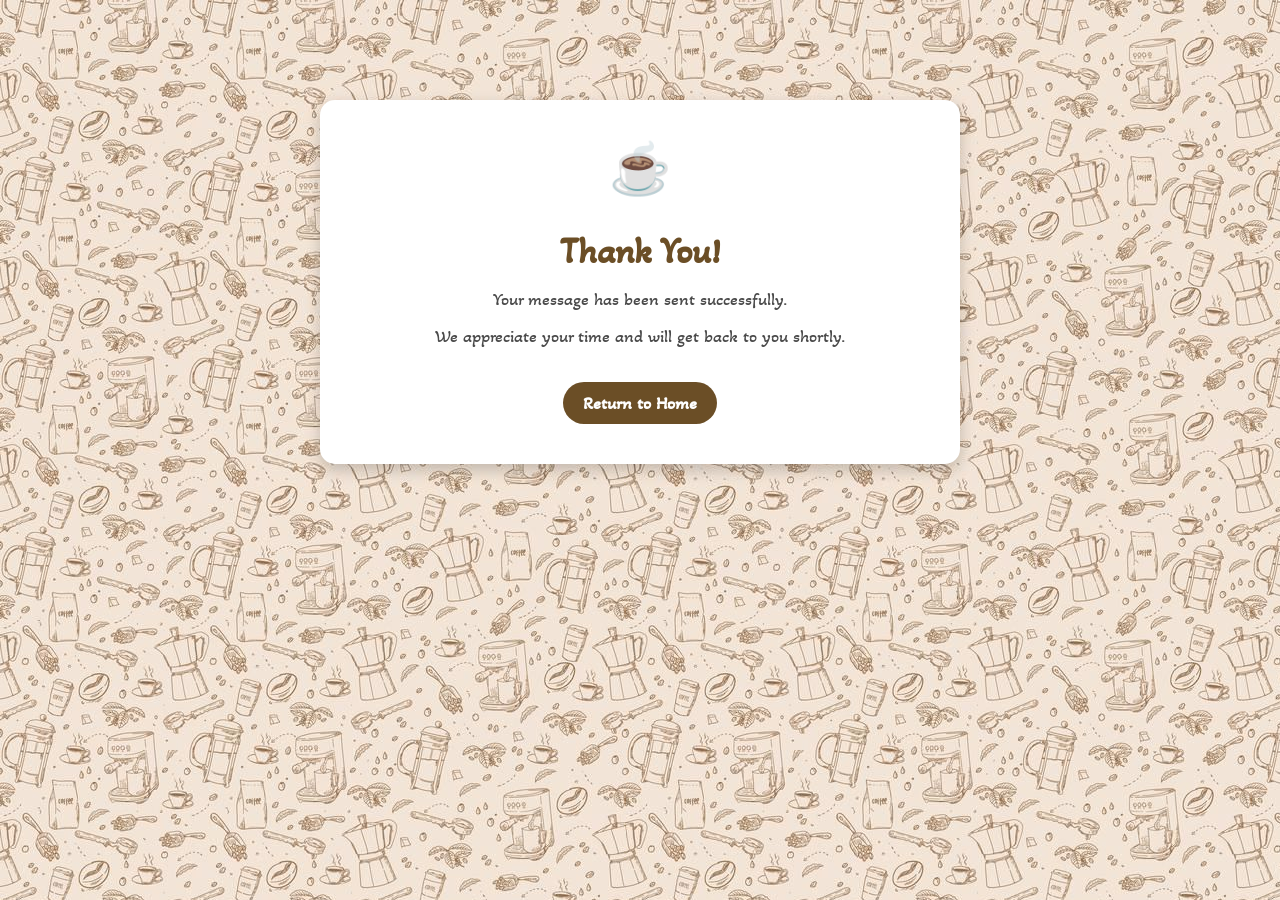
<file: thank.html>
<!DOCTYPE html>
<html lang="en">
<head>
  <meta charset="UTF-8">
  <meta name="viewport" content="width=device-width, initial-scale=1.0">
  <link rel="preconnect" href="https://fonts.googleapis.com">
    <link rel="preconnect" href="https://fonts.gstatic.com" crossorigin>
    <link href="https://fonts.googleapis.com/css2?family=Akaya+Kanadaka&display=swap" rel="stylesheet">
  <title>Thank You</title>
  <style>
    body {
      font-family:"Akaya Kanadaka", serif;
      margin: 0;
      padding: 0;
      background-image: url("back3.jpg");
      color: #4a4a4a;
      text-align: center;
    }

    .thank-you-section {
      max-width: 600px;
      margin: 100px auto;
      padding: 40px 20px;
      background: #fff;
      border-radius: 15px;
      box-shadow: 0 6px 15px rgba(0, 0, 0, 0.2);
    }

    h2 {
      color: #6b4e26;
      font-size: 36px;
      margin-bottom: 10px;
    }

    p {
      font-size: 18px;
      margin: 15px 0;
    }

    a {
      display: inline-block;
      margin-top: 20px;
      padding: 10px 20px;
      font-size: 18px;
      font-weight: bold;
      color: #fff;
      background-color: #6b4e26;
      border: none;
      border-radius: 25px;
      text-decoration: none;
      transition: background-color 0.3s, transform 0.2s;
    }

    a:hover {
      background-color: #543a1c;
      transform: scale(1.05);
    }

    .thank-you-icon {
      font-size: 50px;
      color: #6b4e26;
      margin-bottom: 20px;
    }

    .thank-you-bg {
      position: absolute;
      top: 0;
      left: 0;
      width: 100%;
      height: 100%;
      z-index: -1;
      background: url('https://images.unsplash.com/photo-1560807707-8cc77767d783?ixlib=rb-4.0.3&auto=format&fit=crop&w=800&q=60') center/cover no-repeat;
      opacity: 0.1;
    }
  </style>
</head>
<body>
  <div class="thank-you-bg"></div>
  <section class="thank-you-section">
    <div class="thank-you-icon">☕</div>
    <h2>Thank You!</h2>
    <p>Your message has been sent successfully.</p>
    <p>We appreciate your time and will get back to you shortly.</p>
    <a href="index.html">Return to Home</a>
  </section>
</body>
</html>
</file>
<file: style.css>
:root
{
    --green:#16a085;
    --black:#444;
    --light-color:#777;
    --box-shadow:5rem .5rem 0 rgba(22,160,133,.2);
    --text-shadow:4rem .4rem 0 rgba(22,160,133,.2);
}
*{
   /* font-family:cursive,fantasy;*/
   font-family:  "Akaya Kanadaka", serif;
    margin: 0;padding: 0;
    box-sizing: border-box;
    outline: none;border: none;
    text-transform: capitalize; 
    transition: all.2s ease-out;
    text-decoration: none;
}
body{
    background-image: url("back3.jpg");
}

/* header */ 
.header
{
    background-color: #652a10;
    border-bottom: 2px solid #C4A58A;
    padding: 2rem 9%;
    position: fixed;
    top: 0; left: 0; right: 0;
    z-index: 1000;
    box-shadow: 0.5rem 1.5rem rgba(0,0,0,.1);
    display: flex;
    align-items: center;
    justify-content: space-between;
    /*background: #fff;*/
}
.logo {
    width: 80px;
    height: 70px;
    /*margin: 0 auto 15px auto;*/
    border-radius: 50%;
}

   

.navbar a
{
    font-size: 1.9rem;
    margin-left: 2rem;
    color:whitesmoke;
}
.navbar a:hover
{   color: #f39c12;
    background-color: transparent;
    border-radius: 1.5rem;
   /* box-shadow: 0 0 8px #00ff99, 0 0 15px #00ff99, 0 0 20px #00ff99;*/
    padding-left: 40px;
    transform: scale(1.05);
    text-decoration: underline;
}
.login
{
    font-size: 1.9rem;
    color: #fff;
}
.login i
{
    color:#f39c12;
}
.login i:hover
{   color: #f39c12;
    background-color: transparent;
    border-radius: 1.5rem;
   /* box-shadow: 0 0 8px #00ff99, 0 0 15px #00ff99, 0 0 20px #00ff99;*/
    padding-left: 40px;
    transform: scale(1.05);
    text-decoration: underline;
}


#hero {
    text-align: center;
    padding: 4rem 1rem;
    background-image: url("bachhh.jpg");
    background-size: cover;
    background-position: center;
    color: white;
}
#hero h2 {
    font-size: 2.5rem;
    margin-bottom: 1rem;
}
#hero p {
    margin-bottom: 2rem;
}
#hero .btn {
    background-color: #d97706;
    color: white;
    padding: 0.75rem 1.5rem;
    border: none;
    cursor: pointer;
    border-radius: 5px;
}
#hero .btn:hover {
    background-color: #b45309;
}


/* handicrafted curations */
h1 {
    text-align: center;
    font-size: 50px;
    font-weight: bold;
    margin-top: 50px;
    color:#4A3A34;
  }
.image-container {
    display: flex;
    justify-content: space-between;
    gap: 50px;
    display: flex;
    justify-content: center;
    margin: 0;
}
.circle-container {
    position: relative;
    width: 250px;
    height: 250px;
    border-radius: 50%;
    overflow: hidden;
    transform: scale(1.1);
    transition: transform 0.5s ease;
}

.circle-container img {
    width: 100%;
    height: 100%;
    object-fit: cover;
    transition: transform 0.5s ease;
    transform: scale(1.2);
}

.circle-container:hover {
    transform: scale(1);
}

.circle-container:hover img {
    transform: scale(1);
}
.circle-container .text {
    position: absolute;
    top: 50%;
    left: 50%;
    transform: translate(-50%, -50%);
    color: white;
    font-size: 24px;
    font-weight: bold;
    text-shadow: 2px 2px 10px rgba(0, 0, 0, 0.6);
    text-align: center;
}

/* Testimonial Section */
.testimonial-section {
    /*background:linear-gradient(to right,rgb(89, 50, 17),rgb(131, 87, 64),rgb(138, 120, 96));*/
    padding: 40px;
    text-align: center;
}

.testimonial-heading {
    font-size: 3.1em;
    margin-bottom: 30px;
    color:#4A3A34;
}

.testimonial-container {
    display: flex;
    justify-content: center;
    gap: 30px;
    flex-wrap: wrap;
}

.testimonial {
    background-color:  #f9f9f9;
    padding: 20px;
    border-radius: 10px;
    width: 280px;
    box-shadow: 0 4px 8px rgba(0, 0, 0, 0.1);
}

.testimonial-quote {
    font-size: 1.1em;
    color: #555;
    font-style: italic;
    margin-bottom: 10px;
}

.testimonial-author {
    font-size: 1em;
    font-weight: bold;
    color: #6A4E23;
}
.testimonial:hover {
    transform: translateY(-10px);
}

/* parallax */
.parallax {
    background-image: url("backk.jpg"); /* Replace with another image */
    height: 400px;
    background-attachment: fixed;
    background-position: center;
    background-size: cover;
  }


/* footer */
footer {
    position: relative;
    background-color: #652a10;
    color: #fff;
    padding: 40px 0;
}

.footer-container {
    display: flex;
    justify-content: space-between;
    max-width: 1200px;
    margin: 0 auto;
    flex-wrap: wrap;
}

.footer-section {
    width: 22%;
    margin-bottom: 30px;
}

.footer-section h3 {
    font-size: 24px;
    margin-bottom: 15px;
    color: #f39c12;
}

.footer-section p {
    font-size: 16px;
    color: #ccc;
}

.footer-section ul {
    list-style-type: none;
}

.footer-section ul li {
    margin-bottom: 10px;
}

.footer-section ul li a {
    color: #fff;
    text-decoration: none;
}

.footer-section ul li a:hover {
    color: #f39c12;
}

.footer-section form {
    display: flex;
    flex-direction: column;
}

.footer-section form input {
    padding: 10px;
    margin-bottom: 10px;
    border: none;
    border-radius: 4px;
    font-size: 16px;
}

.footer-section form button {
    padding: 10px;
    background-color: #f39c12;
    border: none;
    border-radius: 4px;
    font-size: 16px;
    cursor: pointer;
    transition: background-color 0.3s ease;
}

.footer-section form button:hover {
    background-color: #e67e22;
}

/* Google Maps Embed Section */
.google-maps {
    width: 100%;
    height: 200px;
    margin-top: 20px;
    border: 0;
}

/* Footer Bottom */
.footer-bottom {
    text-align: center;
    margin-top: 30px;
    font-size: 14px;
}

.footer-bottom a {
    color: #fff;
    text-decoration: none;
}

.footer-bottom a:hover {
    color: #f39c12;
}
.back-to-top {
    position: absolute;
    bottom: 20px;
    right: 20px;
    background-color: #f39c12;
    color: white;
    border: none;
    padding: 10px 15px;
    font-size: 16px;
    border-radius: 50%;
    cursor: pointer;
    transition: background-color 0.3s;
}

@media (max-width: 768px) {
    .footer-container {
        flex-direction: column;
        align-items: center;
    }

    .footer-section {
        width: 80%;
        text-align: center;
    }

    .footer-bottom {
        font-size: 12px;
    }
}
</file>
